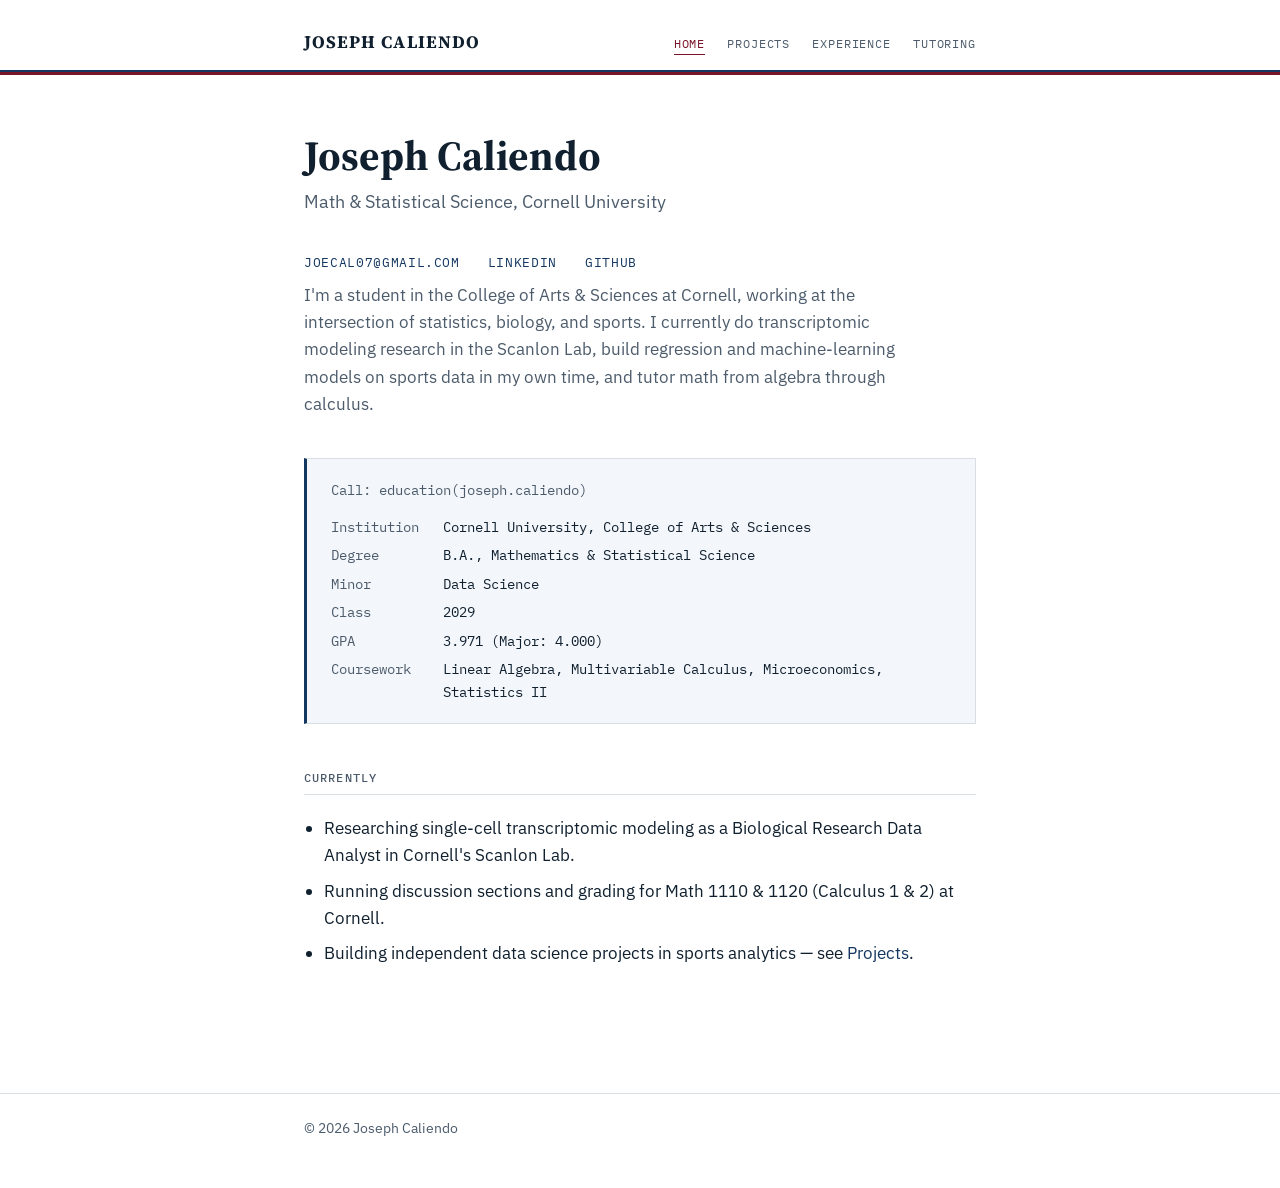
<file: index.html>
<!DOCTYPE html>
<html lang="en">
<head>
<meta charset="UTF-8">
<meta name="viewport" content="width=device-width, initial-scale=1.0">
<title>Joseph Caliendo</title>
<meta name="description" content="Joseph Caliendo — Math & Statistical Science student at Cornell University. Data science, sports analytics, and tutoring.">
<link rel="stylesheet" href="style.css">
</head>
<body>

<header class="site-header">
  <div class="wrap">
    <nav class="site-nav">
      <a href="index.html" class="site-name">Joseph Caliendo</a>
      <div class="nav-links">
        <a href="index.html" class="active">Home</a>
        <a href="projects.html">Projects</a>
        <a href="experience.html">Experience</a>
        <a href="tutoring.html">Tutoring</a>
      </div>
    </nav>
  </div>
</header>

<main>
  <div class="wrap">
    <h1>Joseph Caliendo</h1>
    <p class="subtitle">Math &amp; Statistical Science, Cornell University</p>

    <div class="links-row">
      <a href="mailto:joecal07@gmail.com">joecal07@gmail.com</a>
      <a href="https://www.linkedin.com/in/joseph-caliendo" target="_blank" rel="noopener">LinkedIn</a>
      <a href="https://github.com/joecaliendomath" target="_blank" rel="noopener">GitHub</a>
    </div>

    <p class="lede">
      I'm a student in the College of Arts &amp; Sciences at Cornell, working
      at the intersection of statistics, biology, and sports. I currently do
      transcriptomic modeling research in the Scanlon Lab, build regression
      and machine-learning models on sports data in my own time, and tutor
      math from algebra through calculus.
    </p>

    <div class="model-summary">
      <div class="call">Call: education(joseph.caliendo)</div>
      <dl>
        <dt>Institution</dt><dd>Cornell University, College of Arts &amp; Sciences</dd>
        <dt>Degree</dt><dd>B.A., Mathematics &amp; Statistical Science</dd>
        <dt>Minor</dt><dd>Data Science</dd>
        <dt>Class</dt><dd>2029</dd>
        <dt>GPA</dt><dd>3.971 (Major: 4.000)</dd>
        <dt>Coursework</dt><dd>Linear Algebra, Multivariable Calculus, Microeconomics, Statistics II</dd>
      </dl>
    </div>

    <section class="block">
      <h4 class="group-label">Currently</h4>
      <ul class="entry-list">
        <li>Researching single-cell transcriptomic modeling as a Biological Research Data Analyst in Cornell's Scanlon Lab.</li>
        <li>Running discussion sections and grading for Math 1110 &amp; 1120 (Calculus 1 &amp; 2) at Cornell.</li>
        <li>Building independent data science projects in sports analytics — see <a href="projects.html">Projects</a>.</li>
      </ul>
    </section>
  </div>
</main>

<footer class="site-footer">
  <div class="wrap">
    &copy; 2026 Joseph Caliendo
  </div>
</footer>

</body>
</html>
</file>
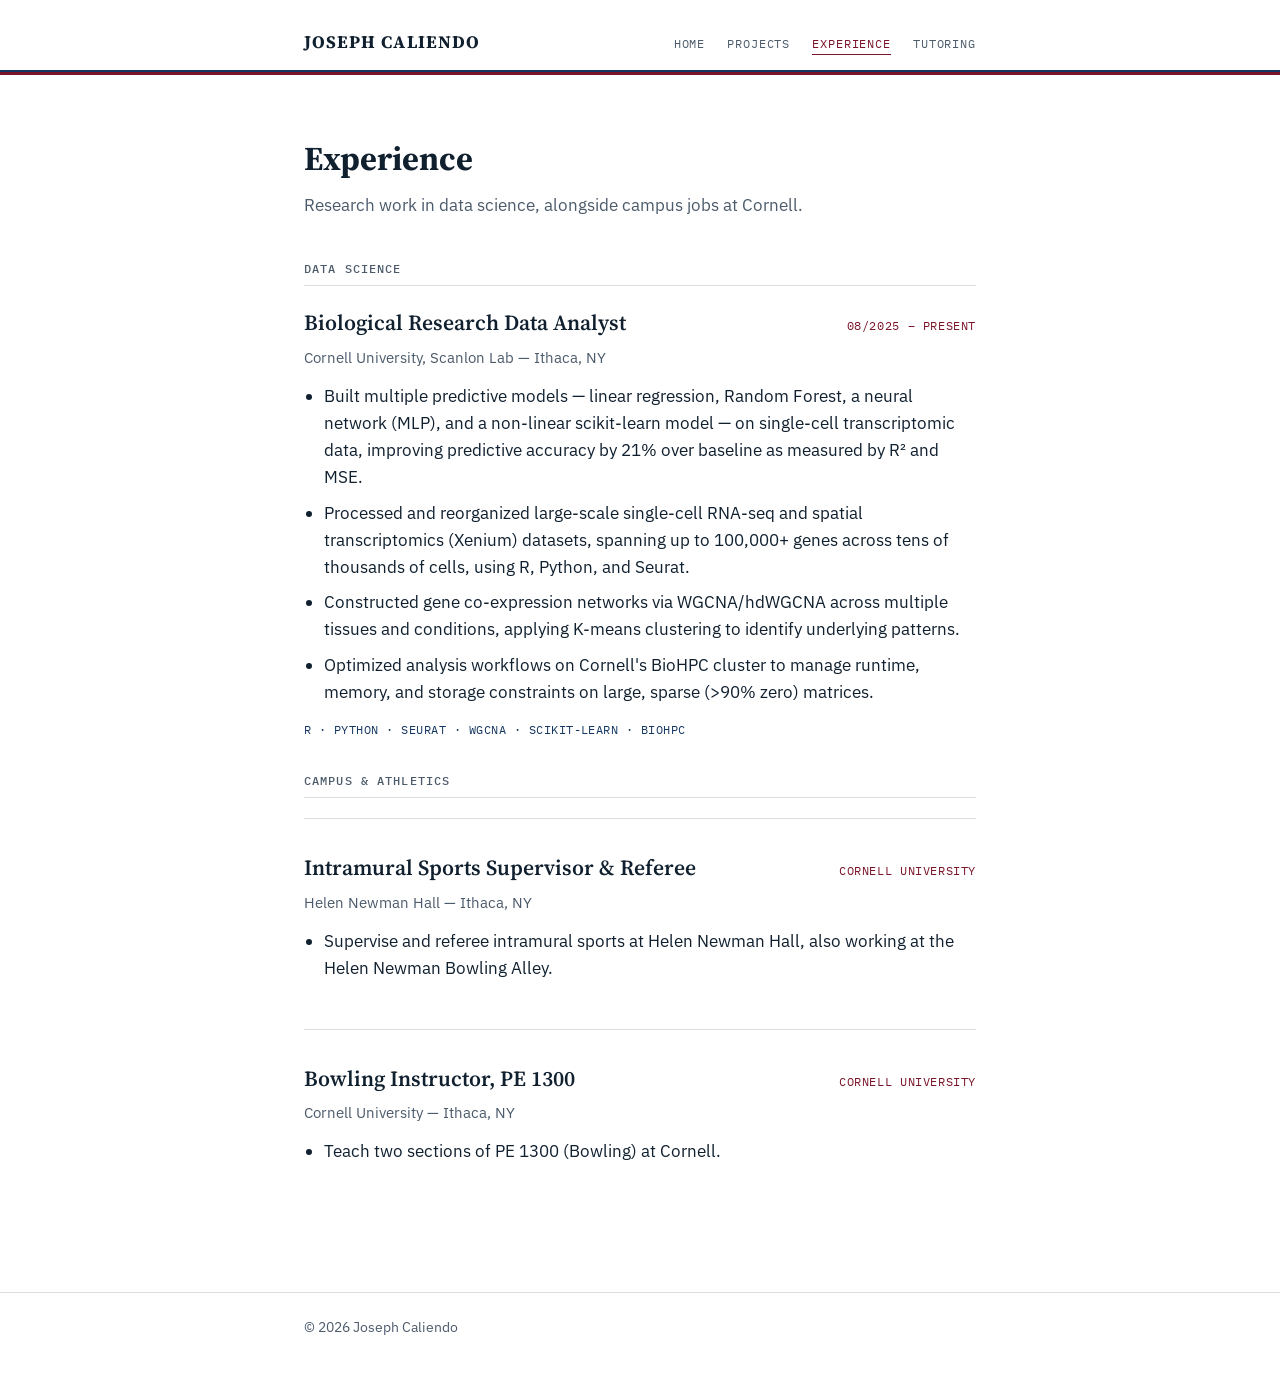
<file: experience.html>
<!DOCTYPE html>
<html lang="en">
<head>
<meta charset="UTF-8">
<meta name="viewport" content="width=device-width, initial-scale=1.0">
<title>Experience — Joseph Caliendo</title>
<link rel="stylesheet" href="style.css">
</head>
<body>

<header class="site-header">
  <div class="wrap">
    <nav class="site-nav">
      <a href="index.html" class="site-name">Joseph Caliendo</a>
      <div class="nav-links">
        <a href="index.html">Home</a>
        <a href="projects.html">Projects</a>
        <a href="experience.html" class="active">Experience</a>
        <a href="tutoring.html">Tutoring</a>
      </div>
    </nav>
  </div>
</header>

<main>
  <div class="wrap">
    <h2 class="page-title">Experience</h2>
    <p class="lede">Research work in data science, alongside campus jobs at Cornell.</p>

    <h4 class="group-label">Data Science</h4>
    <section class="block">
      <div class="entry-head">
        <h3 class="entry-title">Biological Research Data Analyst</h3>
        <span class="entry-meta">08/2025 – Present</span>
      </div>
      <p class="entry-org">Cornell University, Scanlon Lab — Ithaca, NY</p>
      <ul class="entry-list">
        <li>Built multiple predictive models — linear regression, Random Forest, a neural network (MLP), and a non-linear scikit-learn model — on single-cell transcriptomic data, improving predictive accuracy by 21% over baseline as measured by R² and MSE.</li>
        <li>Processed and reorganized large-scale single-cell RNA-seq and spatial transcriptomics (Xenium) datasets, spanning up to 100,000+ genes across tens of thousands of cells, using R, Python, and Seurat.</li>
        <li>Constructed gene co-expression networks via WGCNA/hdWGCNA across multiple tissues and conditions, applying K-means clustering to identify underlying patterns.</li>
        <li>Optimized analysis workflows on Cornell's BioHPC cluster to manage runtime, memory, and storage constraints on large, sparse (&gt;90% zero) matrices.</li>
      </ul>
      <div class="stack">R · Python · Seurat · WGCNA · scikit-learn · BioHPC</div>
    </section>

    <h4 class="group-label">Campus &amp; Athletics</h4>
    <section class="block">
      <div class="entry-head">
        <h3 class="entry-title">Intramural Sports Supervisor &amp; Referee</h3>
        <span class="entry-meta">Cornell University</span>
      </div>
      <p class="entry-org">Helen Newman Hall — Ithaca, NY</p>
      <ul class="entry-list">
        <li>Supervise and referee intramural sports at Helen Newman Hall, also working at the Helen Newman Bowling Alley.</li>
      </ul>
    </section>

    <section class="block">
      <div class="entry-head">
        <h3 class="entry-title">Bowling Instructor, PE 1300</h3>
        <span class="entry-meta">Cornell University</span>
      </div>
      <p class="entry-org">Cornell University — Ithaca, NY</p>
      <ul class="entry-list">
        <li>Teach two sections of PE 1300 (Bowling) at Cornell.</li>
      </ul>
    </section>
  </div>
</main>

<footer class="site-footer">
  <div class="wrap">
    &copy; 2026 Joseph Caliendo
  </div>
</footer>

</body>
</html>
</file>
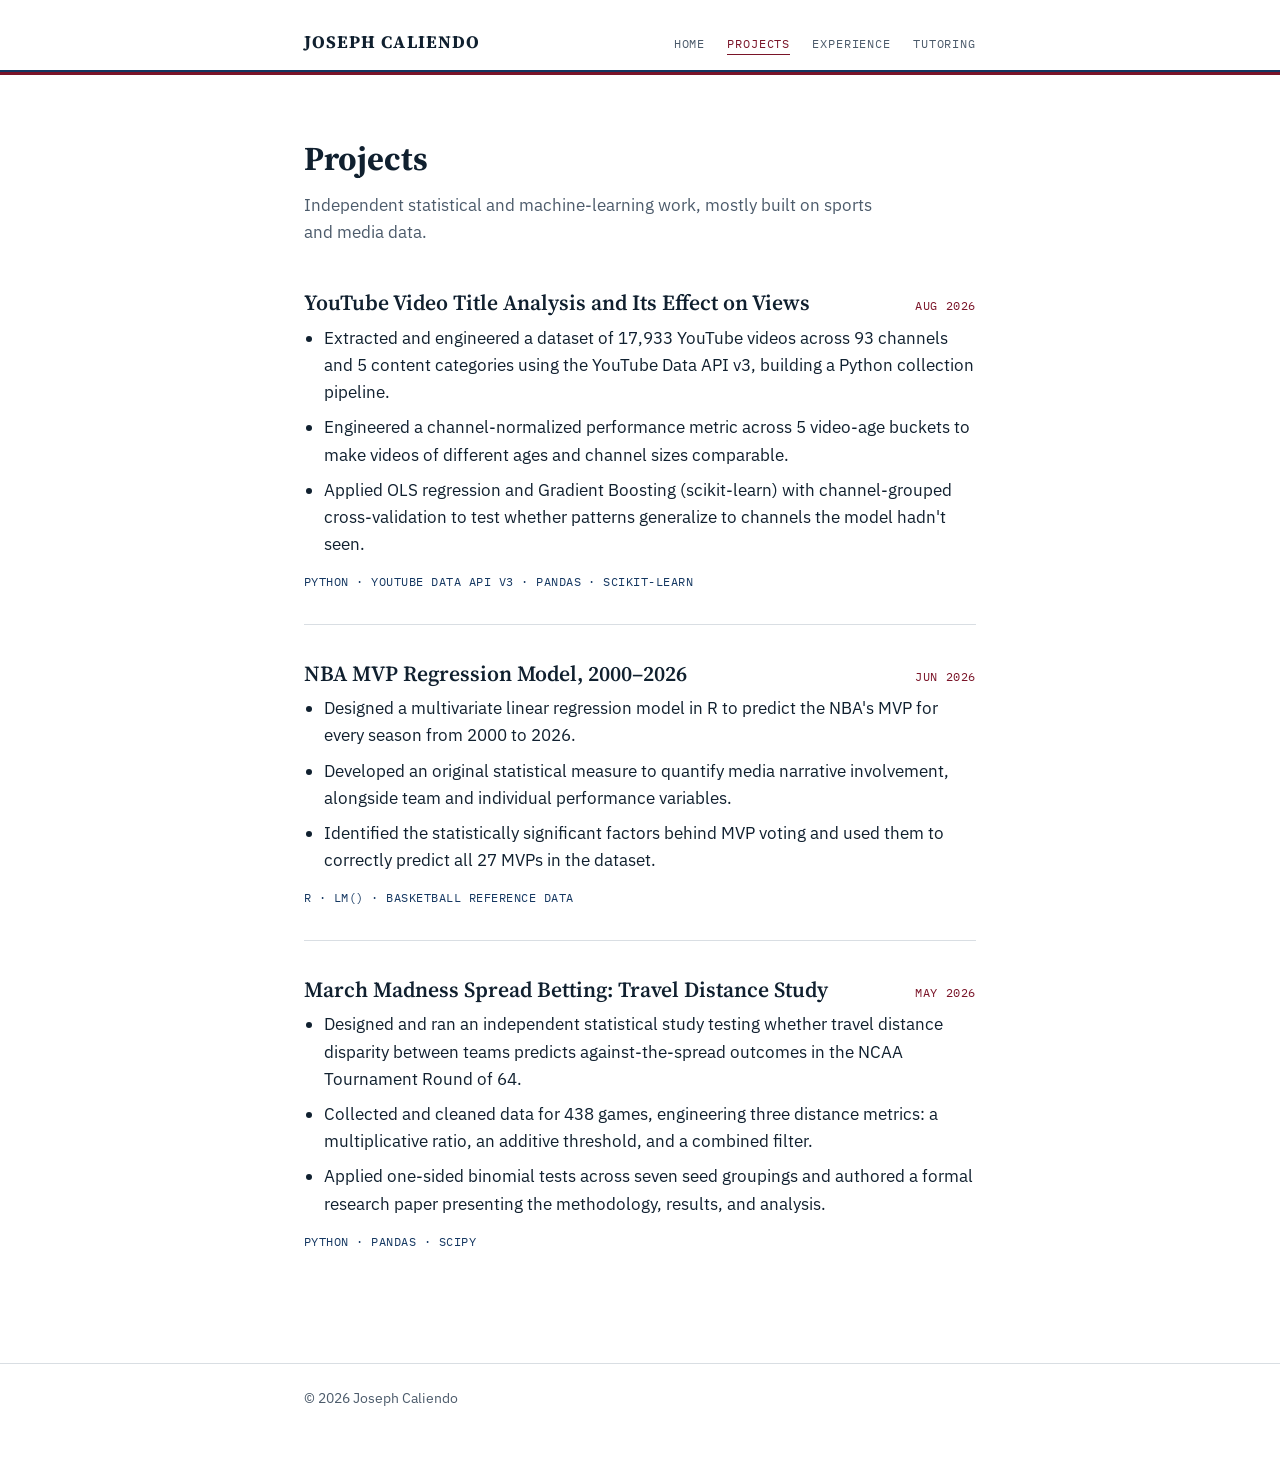
<file: projects.html>
<!DOCTYPE html>
<html lang="en">
<head>
<meta charset="UTF-8">
<meta name="viewport" content="width=device-width, initial-scale=1.0">
<title>Projects — Joseph Caliendo</title>
<link rel="stylesheet" href="style.css">
</head>
<body>

<header class="site-header">
  <div class="wrap">
    <nav class="site-nav">
      <a href="index.html" class="site-name">Joseph Caliendo</a>
      <div class="nav-links">
        <a href="index.html">Home</a>
        <a href="projects.html" class="active">Projects</a>
        <a href="experience.html">Experience</a>
        <a href="tutoring.html">Tutoring</a>
      </div>
    </nav>
  </div>
</header>

<main>
  <div class="wrap">
    <h2 class="page-title">Projects</h2>
    <p class="lede">Independent statistical and machine-learning work, mostly built on sports and media data.</p>

    <section class="block">
      <div class="entry-head">
        <h3 class="entry-title">YouTube Video Title Analysis and Its Effect on Views</h3>
        <span class="entry-meta">Aug 2026</span>
      </div>
      <ul class="entry-list">
        <li>Extracted and engineered a dataset of 17,933 YouTube videos across 93 channels and 5 content categories using the YouTube Data API v3, building a Python collection pipeline.</li>
        <li>Engineered a channel-normalized performance metric across 5 video-age buckets to make videos of different ages and channel sizes comparable.</li>
        <li>Applied OLS regression and Gradient Boosting (scikit-learn) with channel-grouped cross-validation to test whether patterns generalize to channels the model hadn't seen.</li>
      </ul>
      <div class="stack">Python · YouTube Data API v3 · pandas · scikit-learn</div>
    </section>

    <section class="block">
      <div class="entry-head">
        <h3 class="entry-title">NBA MVP Regression Model, 2000–2026</h3>
        <span class="entry-meta">Jun 2026</span>
      </div>
      <ul class="entry-list">
        <li>Designed a multivariate linear regression model in R to predict the NBA's MVP for every season from 2000 to 2026.</li>
        <li>Developed an original statistical measure to quantify media narrative involvement, alongside team and individual performance variables.</li>
        <li>Identified the statistically significant factors behind MVP voting and used them to correctly predict all 27 MVPs in the dataset.</li>
      </ul>
      <div class="stack">R · lm() · Basketball Reference data</div>
    </section>

    <section class="block">
      <div class="entry-head">
        <h3 class="entry-title">March Madness Spread Betting: Travel Distance Study</h3>
        <span class="entry-meta">May 2026</span>
      </div>
      <ul class="entry-list">
        <li>Designed and ran an independent statistical study testing whether travel distance disparity between teams predicts against-the-spread outcomes in the NCAA Tournament Round of 64.</li>
        <li>Collected and cleaned data for 438 games, engineering three distance metrics: a multiplicative ratio, an additive threshold, and a combined filter.</li>
        <li>Applied one-sided binomial tests across seven seed groupings and authored a formal research paper presenting the methodology, results, and analysis.</li>
      </ul>
      <div class="stack">Python · pandas · scipy</div>
    </section>
  </div>
</main>

<footer class="site-footer">
  <div class="wrap">
    &copy; 2026 Joseph Caliendo
  </div>
</footer>

</body>
</html>
</file>
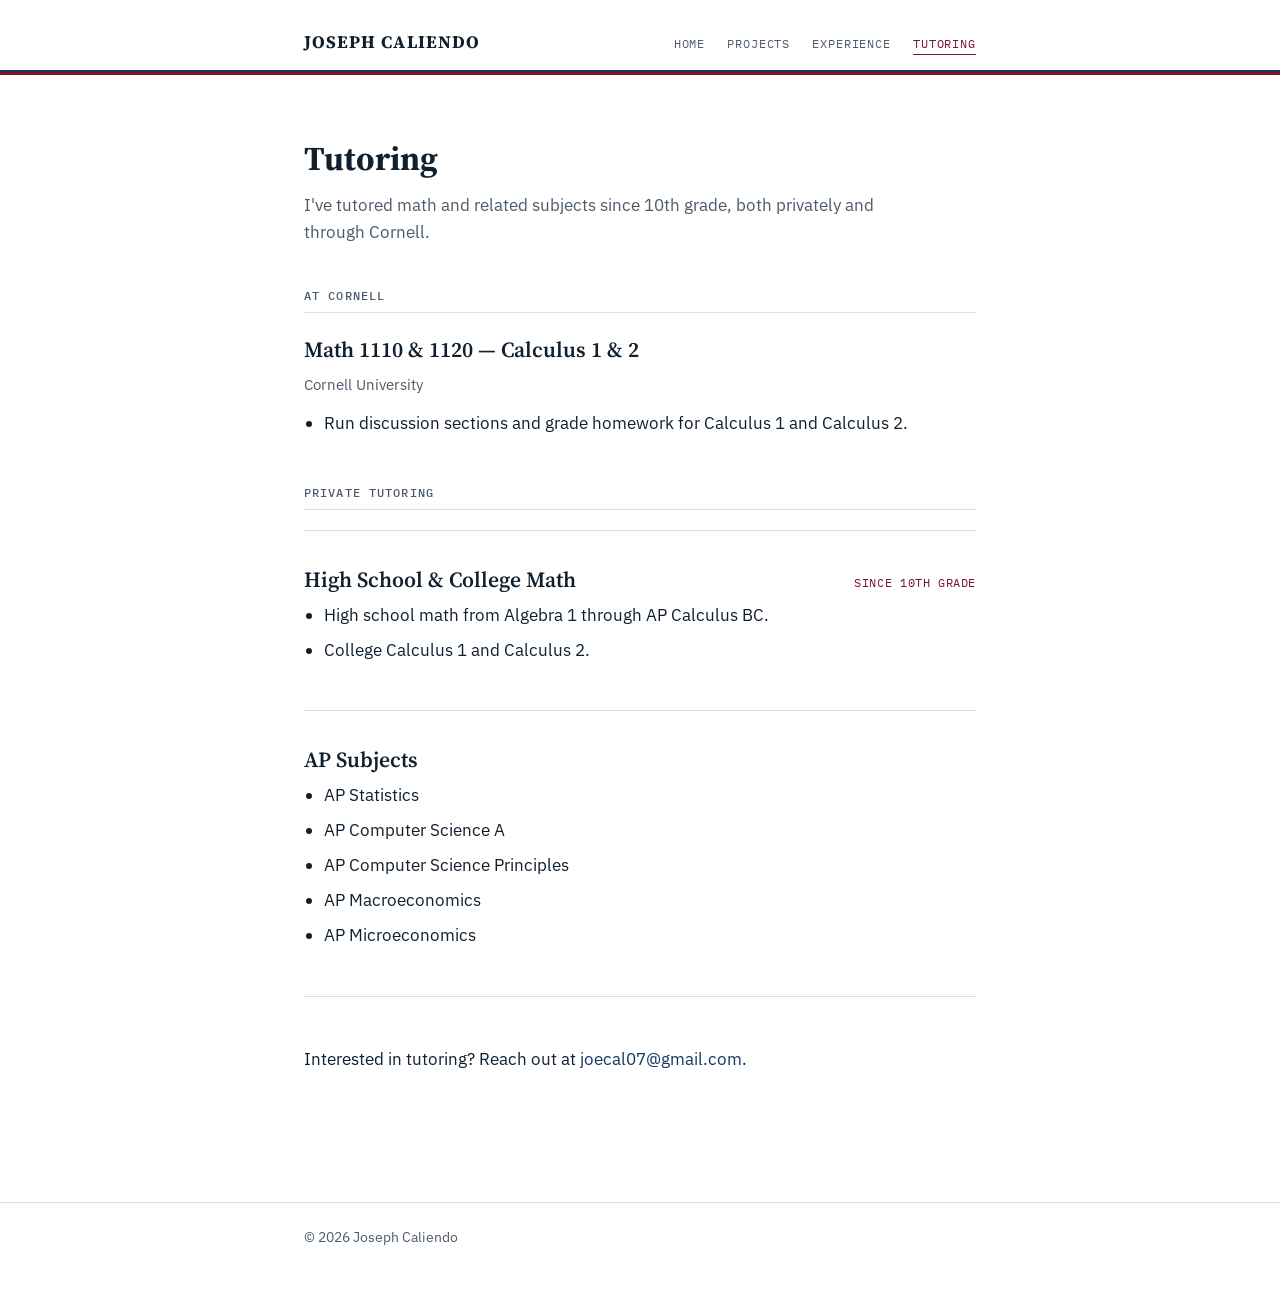
<file: tutoring.html>
<!DOCTYPE html>
<html lang="en">
<head>
<meta charset="UTF-8">
<meta name="viewport" content="width=device-width, initial-scale=1.0">
<title>Tutoring — Joseph Caliendo</title>
<link rel="stylesheet" href="style.css">
</head>
<body>

<header class="site-header">
  <div class="wrap">
    <nav class="site-nav">
      <a href="index.html" class="site-name">Joseph Caliendo</a>
      <div class="nav-links">
        <a href="index.html">Home</a>
        <a href="projects.html">Projects</a>
        <a href="experience.html">Experience</a>
        <a href="tutoring.html" class="active">Tutoring</a>
      </div>
    </nav>
  </div>
</header>

<main>
  <div class="wrap">
    <h2 class="page-title">Tutoring</h2>
    <p class="lede">I've tutored math and related subjects since 10th grade, both privately and through Cornell.</p>

    <h4 class="group-label">At Cornell</h4>
    <section class="block">
      <div class="entry-head">
        <h3 class="entry-title">Math 1110 &amp; 1120 — Calculus 1 &amp; 2</h3>
      </div>
      <p class="entry-org">Cornell University</p>
      <ul class="entry-list">
        <li>Run discussion sections and grade homework for Calculus 1 and Calculus 2.</li>
      </ul>
    </section>

    <h4 class="group-label">Private Tutoring</h4>
    <section class="block">
      <div class="entry-head">
        <h3 class="entry-title">High School &amp; College Math</h3>
        <span class="entry-meta">Since 10th grade</span>
      </div>
      <ul class="entry-list">
        <li>High school math from Algebra 1 through AP Calculus BC.</li>
        <li>College Calculus 1 and Calculus 2.</li>
      </ul>
    </section>

    <section class="block">
      <div class="entry-head">
        <h3 class="entry-title">AP Subjects</h3>
      </div>
      <ul class="entry-list">
        <li>AP Statistics</li>
        <li>AP Computer Science A</li>
        <li>AP Computer Science Principles</li>
        <li>AP Macroeconomics</li>
        <li>AP Microeconomics</li>
      </ul>
    </section>

    <section class="block">
      <p>Interested in tutoring? Reach out at <a href="mailto:joecal07@gmail.com">joecal07@gmail.com</a>.</p>
    </section>
  </div>
</main>

<footer class="site-footer">
  <div class="wrap">
    &copy; 2026 Joseph Caliendo
  </div>
</footer>

</body>
</html>
</file>
<file: style.css>
@import url('https://fonts.googleapis.com/css2?family=Source+Serif+4:opsz,wght@8..60,400;8..60,600;8..60,700&family=IBM+Plex+Sans:wght@400;500;600&family=IBM+Plex+Mono:wght@400;500&display=swap');

:root {
  --paper: #FFFFFF;
  --ink: #10202F;
  --ink-soft: #4C5B6B;
  --rule: #D9DEE3;
  --blue: #143761;
  --red: #7A1428;
  --max-w: 720px;
}

* { box-sizing: border-box; }

html { scroll-behavior: smooth; }

body {
  margin: 0;
  background: var(--paper);
  color: var(--ink);
  font-family: 'IBM Plex Sans', sans-serif;
  font-size: 17px;
  line-height: 1.6;
  -webkit-font-smoothing: antialiased;
}

a {
  color: var(--blue);
  text-decoration: none;
  border-bottom: 1px solid transparent;
}
a:hover, a:focus-visible {
  border-bottom-color: currentColor;
}
a:focus-visible, button:focus-visible {
  outline: 2px solid var(--blue);
  outline-offset: 2px;
}

.wrap {
  max-width: var(--max-w);
  margin: 0 auto;
  padding: 0 24px;
}

header.site-header {
  border-bottom: 2px solid var(--blue);
  box-shadow: 0 3px 0 0 var(--red);
  padding: 28px 0 14px;
  margin-bottom: 4px;
}

nav.site-nav {
  display: flex;
  justify-content: space-between;
  align-items: baseline;
  flex-wrap: wrap;
  gap: 10px 24px;
}

.site-name {
  font-family: 'Source Serif 4', serif;
  font-weight: 700;
  font-size: 1.1rem;
  color: var(--ink);
  border: none;
  text-transform: uppercase;
  letter-spacing: 0.06em;
}

.nav-links {
  display: flex;
  gap: 22px;
  font-family: 'IBM Plex Mono', monospace;
  font-size: 0.78rem;
  text-transform: uppercase;
  letter-spacing: 0.07em;
}

.nav-links a {
  color: var(--ink-soft);
}
.nav-links a.active {
  color: var(--red);
  border-bottom: 1px solid var(--red);
}

main {
  padding: 56px 0 80px;
}

h1 {
  font-family: 'Source Serif 4', serif;
  font-weight: 700;
  font-size: 2.6rem;
  line-height: 1.15;
  margin: 0 0 8px;
}

h2.page-title {
  font-family: 'Source Serif 4', serif;
  font-weight: 700;
  font-size: 2.1rem;
  margin: 0 0 6px;
}

.subtitle {
  color: var(--ink-soft);
  font-size: 1.1rem;
  margin: 0 0 36px;
}

.lede {
  color: var(--ink-soft);
  margin: 0 0 40px;
  max-width: 60ch;
}

/* the "model summary" block on the homepage */
.model-summary {
  font-family: 'IBM Plex Mono', monospace;
  font-size: 0.88rem;
  background: #F3F6FA;
  border: 1px solid var(--rule);
  border-left: 3px solid var(--blue);
  padding: 20px 24px;
  margin: 0 0 44px;
  overflow-x: auto;
}
.model-summary .call {
  color: var(--ink-soft);
  margin-bottom: 14px;
}
.model-summary dl {
  display: grid;
  grid-template-columns: max-content 1fr;
  gap: 6px 24px;
  margin: 0;
}
.model-summary dt {
  color: var(--ink-soft);
}
.model-summary dd {
  margin: 0;
  color: var(--ink);
}

.links-row {
  display: flex;
  flex-wrap: wrap;
  gap: 10px 28px;
  font-family: 'IBM Plex Mono', monospace;
  font-size: 0.82rem;
  text-transform: uppercase;
  letter-spacing: 0.05em;
  margin-bottom: 8px;
}

section.block {
  padding: 32px 0;
  border-top: 1px solid var(--rule);
}
section.block:first-of-type {
  border-top: none;
  padding-top: 0;
}

.entry-head {
  display: flex;
  justify-content: space-between;
  align-items: baseline;
  gap: 16px;
  flex-wrap: wrap;
  margin-bottom: 4px;
}

h3.entry-title {
  font-family: 'Source Serif 4', serif;
  font-weight: 600;
  font-size: 1.35rem;
  margin: 0;
}

.entry-meta {
  font-family: 'IBM Plex Mono', monospace;
  font-size: 0.76rem;
  color: var(--red);
  text-transform: uppercase;
  letter-spacing: 0.05em;
  white-space: nowrap;
}

.entry-org {
  color: var(--ink-soft);
  font-size: 0.95rem;
  margin: 0 0 14px;
}

ul.entry-list {
  margin: 0 0 14px;
  padding-left: 1.2em;
}
ul.entry-list li {
  margin-bottom: 8px;
}
ul.entry-list li:last-child {
  margin-bottom: 0;
}

.stack {
  font-family: 'IBM Plex Mono', monospace;
  font-size: 0.76rem;
  color: var(--blue);
  text-transform: uppercase;
  letter-spacing: 0.04em;
}

h4.group-label {
  font-family: 'IBM Plex Mono', monospace;
  font-size: 0.78rem;
  font-weight: 500;
  color: var(--ink-soft);
  text-transform: uppercase;
  letter-spacing: 0.09em;
  margin: 0 0 20px;
  padding-bottom: 6px;
  border-bottom: 1px solid var(--rule);
}

footer.site-footer {
  border-top: 1px solid var(--rule);
  padding: 24px 0 48px;
  color: var(--ink-soft);
  font-size: 0.85rem;
}

@media (max-width: 480px) {
  h1 { font-size: 2.1rem; }
  h2.page-title { font-size: 1.7rem; }
  .model-summary dl { grid-template-columns: 1fr; gap: 2px 0; }
  .model-summary dd { margin-bottom: 8px; }
}

@media (prefers-reduced-motion: reduce) {
  html { scroll-behavior: auto; }
}
</file>
